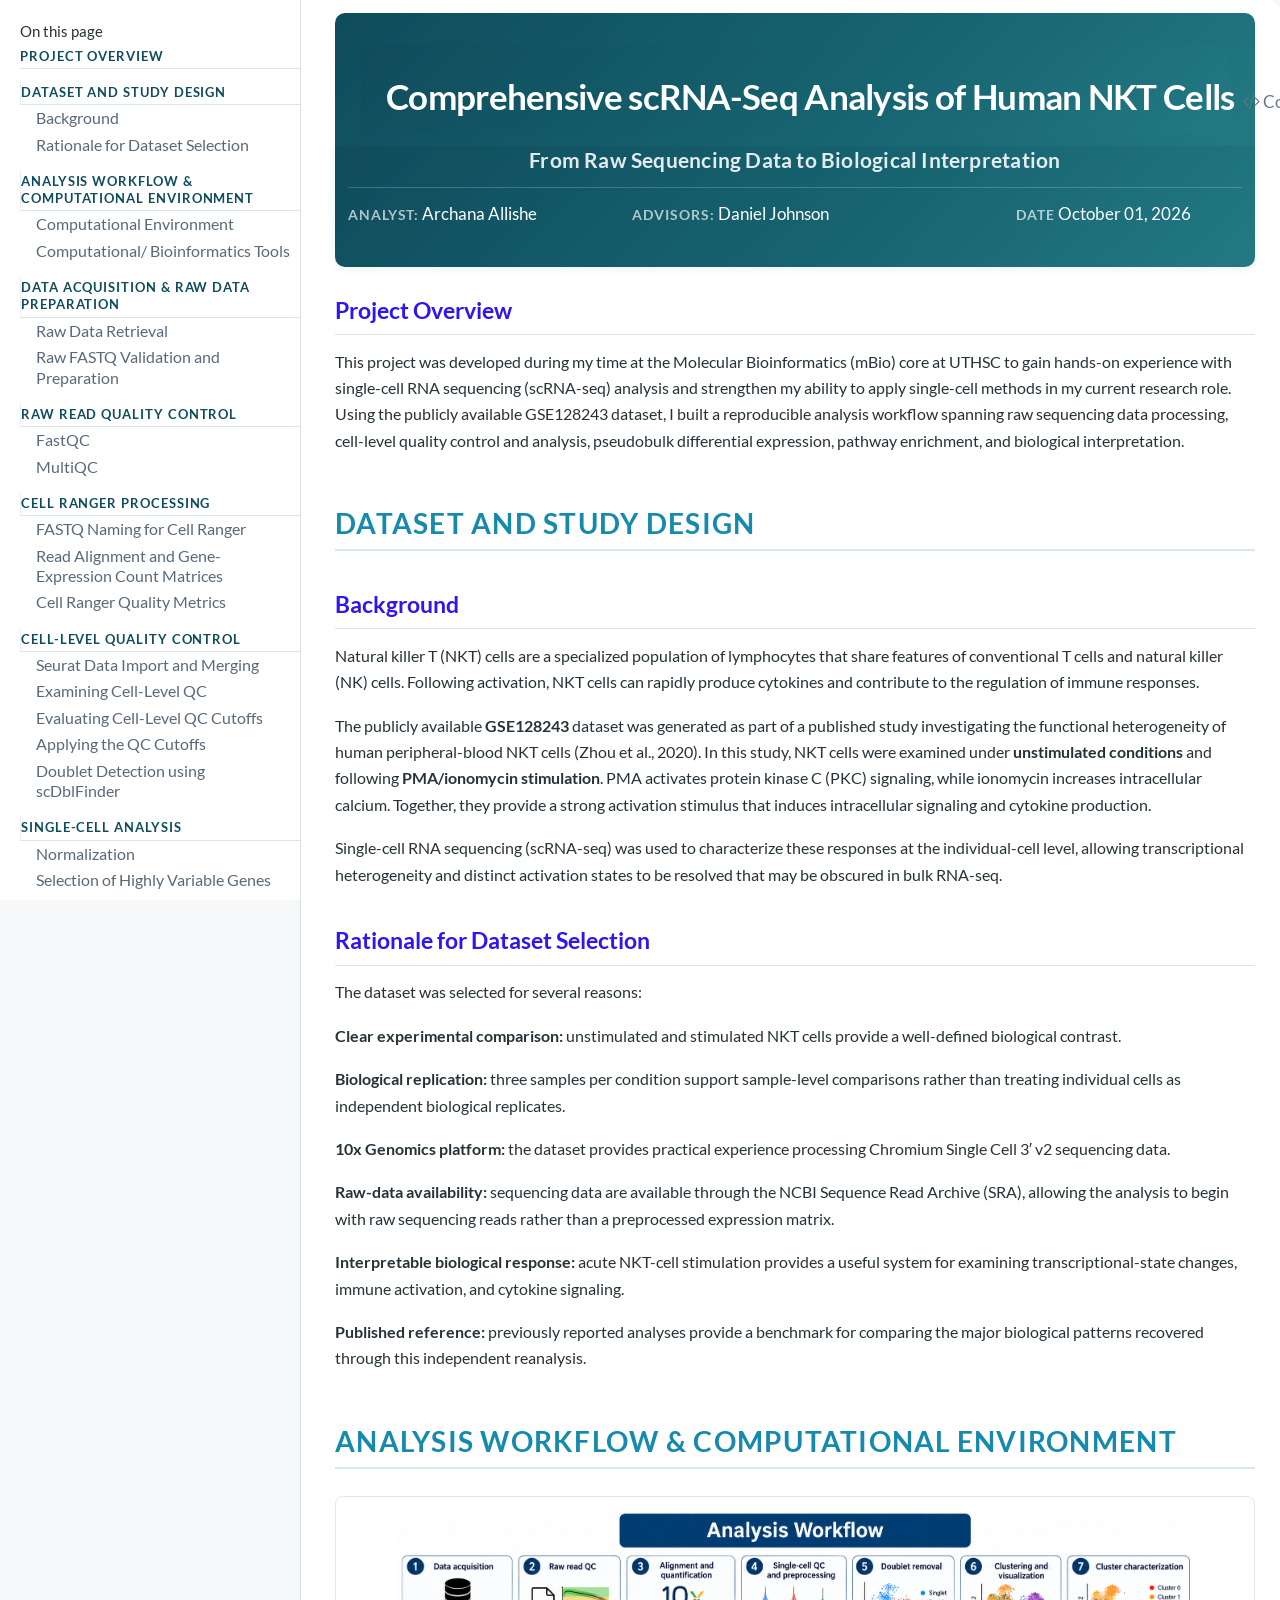
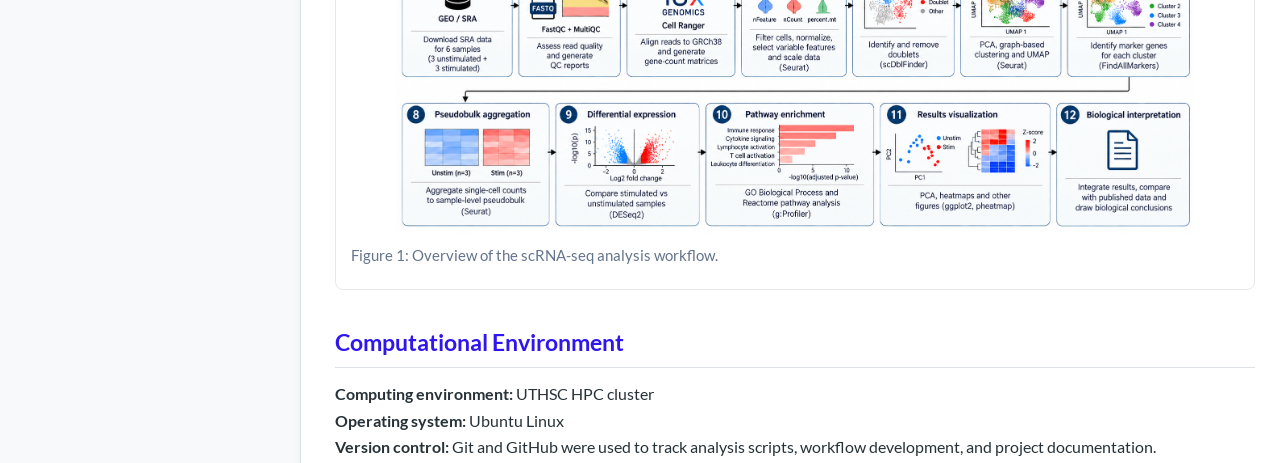
<file: index.html>
<html xmlns="http://www.w3.org/1999/xhtml">    
  <head>      
    <title>Redirect to scRNA-Seq_Analysis_Report.html</title>      
    <meta http-equiv="refresh" content="0;URL='scRNA-Seq_Analysis_Report.html'" />    
  </head>    
  <body> 
  </body>  
</html>
</file>
